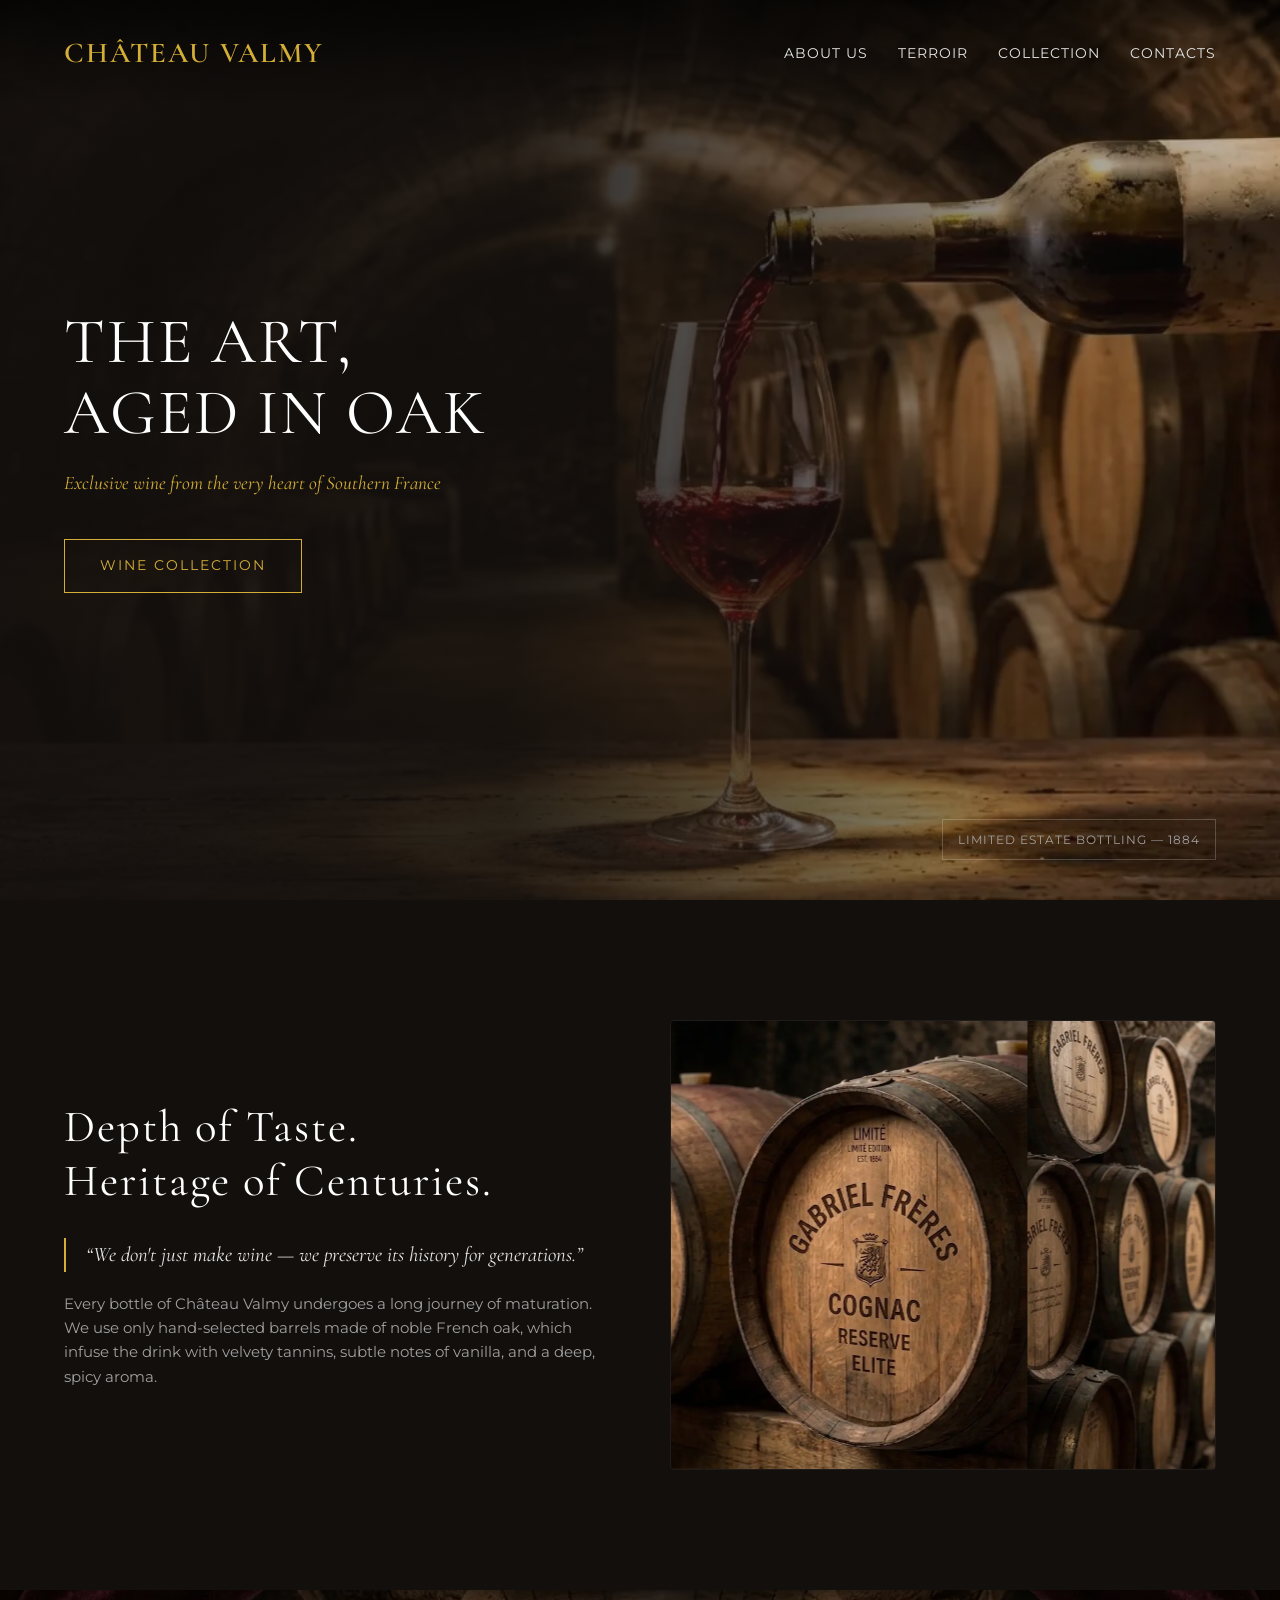
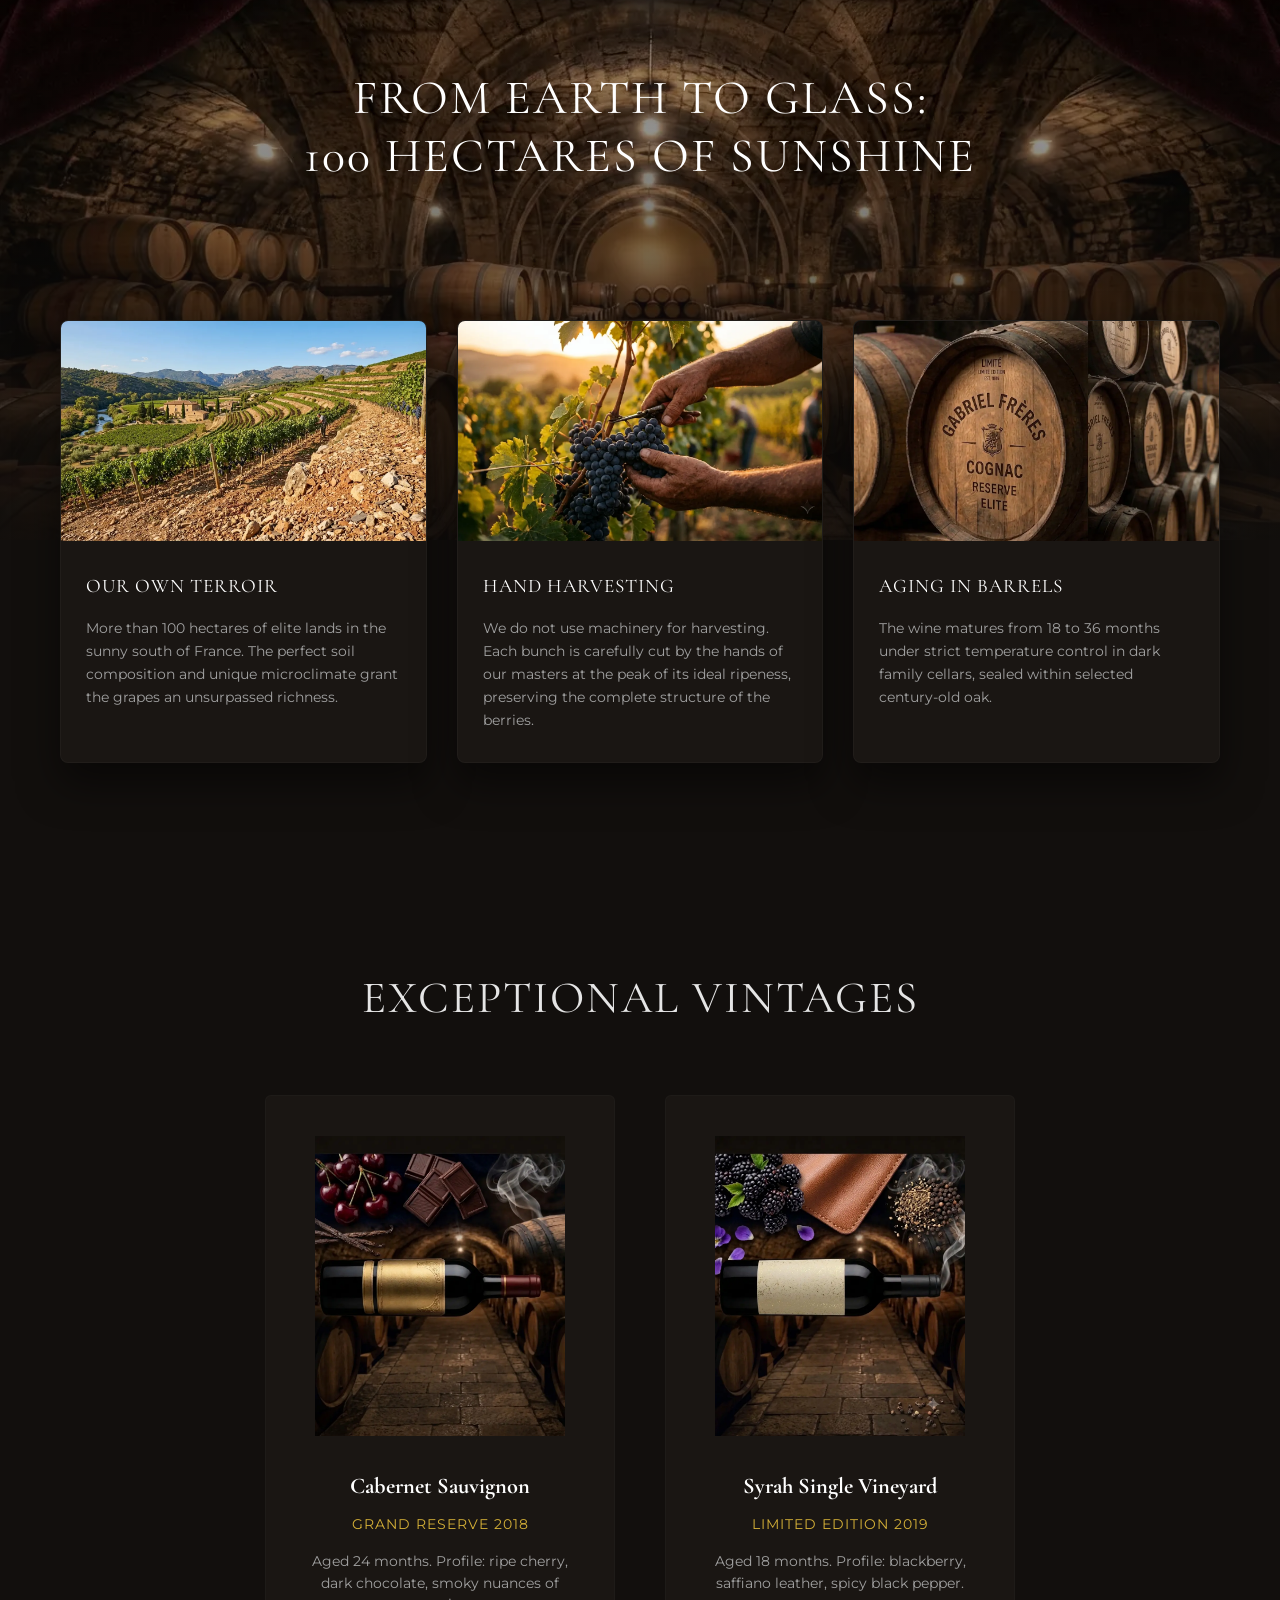
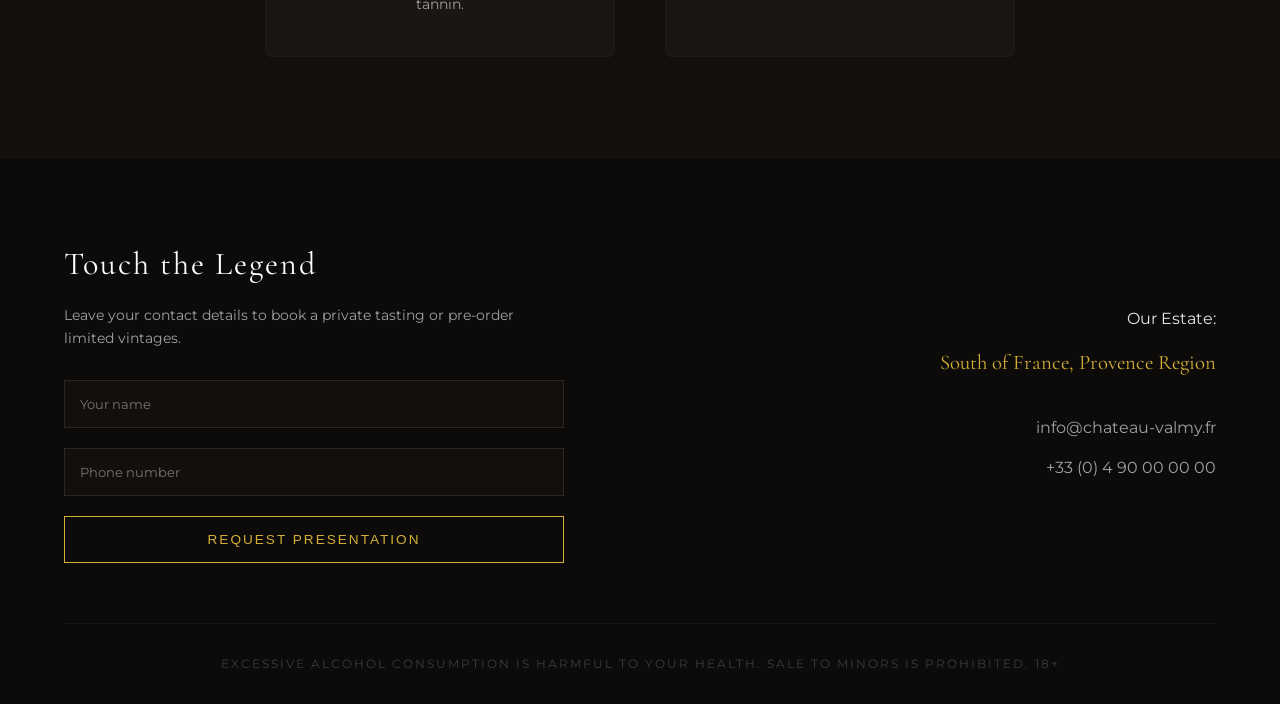
<file: index.html>
<!DOCTYPE html>
<html lang="en">
<head>
    <meta charset="UTF-8">
    <meta name="viewport" content="width=device-width, initial-scale=1.0">
    <meta name="description" content="Elite winemaking: exclusive wine collection, own terroir, and traditions of quality.">
    <title>Château Valmy — Exclusive Wines</title>
    <link rel="preconnect" href="https://fonts.googleapis.com">
    <link rel="preconnect" href="https://fonts.gstatic.com" crossorigin>
    <link href="https://fonts.googleapis.com/css2?family=Cormorant+Garamond:ital,wght@0,400;0,600;1,400&family=Montserrat:wght@300;400;500;600&display=swap" rel="stylesheet">
    <link rel="stylesheet" href="./style.css">
</head>
<body>


<header>
    <a href="#" class="nav-logo">CHÂTEAU VALMY</a>
    <ul class="nav-menu">
        <li><a href="#about">About Us</a></li>
        <li><a href="#terroir">Terroir</a></li>
        <li><a href="#collection">Collection</a></li>
        <li><a href="#contacts">Contacts</a></li>
    </ul>
</header>

<mine>
<section class="hero">

    <div class="hero-content">
        <h1>The Art,<br>Aged in Oak</h1>
        <p>Exclusive wine from the very heart of Southern France</p>
        <a href="#collection" class="btn-gold">Wine Collection</a>
    </div>

    <div class="hero-badge">Limited Estate Bottling — 1884</div>
</section>


<section class="about" id="about">
    <div class="about-text">
        <h2>Depth of Taste.<br>Heritage of Centuries.</h2>
        <blockquote>
            “We don't just make wine — we preserve its history for generations.”
        </blockquote>
        <p>
            Every bottle of Château Valmy undergoes a long journey of maturation. We use only hand-selected barrels made of noble French oak, which infuse the drink with velvety tannins, subtle notes of vanilla, and a deep, spicy aroma.
        </p>
    </div>
    <div class="about-image">
        <img src="barrels.webp" alt="Oak barrels in the cellar">
    </div>
</section>


<section class="terroir-section" id="terroir">
    <div class="terroir-hero">
        <h2>From Earth to Glass:<br>100 Hectares of Sunshine</h2>
    </div>

    <div class="cards-container">

        <div class="info-card">
            <div class="card-image">
                <img src="terroir.webp" alt="Own vineyards">
            </div>
            <div class="card-text">
                <h3>Our Own Terroir</h3>
                <p>More than 100 hectares of elite lands in the sunny south of France. The perfect soil composition and unique microclimate grant the grapes an unsurpassed richness.</p>
            </div>
        </div>


        <div class="info-card">
            <div class="card-image">
                <img src="harvest.webp" alt="Grape harvest">
            </div>
            <div class="card-text">
                <h3>Hand Harvesting</h3>
                <p>We do not use machinery for harvesting. Each bunch is carefully cut by the hands of our masters at the peak of its ideal ripeness, preserving the complete structure of the berries.</p>
            </div>
        </div>


        <div class="info-card">
            <div class="card-image">
                <img src="barrels.webp" alt="Wine aging">
            </div>
            <div class="card-text">
                <h3>Aging in Barrels</h3>
                <p>The wine matures from 18 to 36 months under strict temperature control in dark family cellars, sealed within selected century-old oak.</p>
            </div>
        </div>
    </div>
</section>


<section class="collection" id="collection">
    <h2>Exceptional Vintages</h2>
    <div class="showcase">

        <div class="wine-item">
            <img src="grand_vintage.webp" alt="Wine">
            <h4>Cabernet Sauvignon</h4>
            <div class="wine-meta">Grand Reserve 2018</div>
            <p class="wine-desc">Aged 24 months. Profile: ripe cherry, dark chocolate, smoky nuances of tannin.</p>
        </div>

        <div class="wine-item">
            <img src="single_vineyard.webp" alt="Wine">
            <h4>Syrah Single Vineyard</h4>
            <div class="wine-meta">Limited Edition 2019</div>
            <p class="wine-desc">Aged 18 months. Profile: blackberry, saffiano leather, spicy black pepper.</p>
        </div>

    </div>
</section>
</mine>

<footer id="contacts">
    <div class="footer-container">
        <div class="footer-form">
            <h3>Touch the Legend</h3>
            <p>Leave your contact details to book a private tasting or pre-order limited vintages.</p>
            <form action="#">
                <div class="form-group">
                    <input type="text" placeholder="Your name" required>
                </div>
                <div class="form-group">
                    <input type="tel" placeholder="Phone number" required>
                </div>
                <button type="submit" class="btn-gold" style="cursor: pointer; width: 100%;">Request Presentation</button>
            </form>
        </div>

        <div class="footer-info">
            <p>Our Estate:</p>
            <p class="address">South of France, Provence Region</p>
            <p style="margin-top: 20px; color: var(--text-muted);">info@chateau-valmy.fr</p>
            <p style="color: var(--text-muted);">+33 (0) 4 90 00 00 00</p>
        </div>
    </div>

    <div class="warning-text">
        Excessive alcohol consumption is harmful to your health. Sale to minors is prohibited. 18+
    </div>
</footer>

</body>
</html>
</file>
<file: style.css>
:root {
    --bg-main: #120F0D;
    --bg-card: #1A1613;
    --color-gold: #D4AF37;
    --color-gold-hover: #C5A059;
    --text-light: #E5E5E5;
    --text-muted: #A0A0A0;
    --font-serif: 'Cormorant Garamond', serif;
    --font-sans: 'Montserrat', sans-serif;
}

* {
    box-sizing: border-box;
    margin: 0;
    padding: 0;
}

body {
    background-color: var(--bg-main);
    color: var(--text-light);
    font-family: var(--font-sans);
    line-height: 1.6;
    overflow-x: hidden;
    scroll-behavior: smooth;
}

h1, h2, h3, .nav-logo {
    font-family: var(--font-serif);
    font-weight: 400;
    letter-spacing: 2px;
}

header {
    position: absolute;
    top: 0;
    left: 0;
    width: 100%;
    display: flex;
    justify-content: space-between;
    align-items: center;
    padding: 30px 5%;
    z-index: 10;
    background: linear-gradient(to bottom, rgba(0,0,0,0.7), transparent);
}

.nav-logo {
    color: var(--color-gold);
    font-size: 1.8rem;
    text-decoration: none;
    font-weight: 600;
}

.nav-menu {
    display: flex;
    list-style: none;
    gap: 30px;
}

.nav-menu a {
    color: var(--text-light);
    text-decoration: none;
    font-size: 0.85rem;
    text-transform: uppercase;
    letter-spacing: 1px;
    transition: color 0.3s ease;
}

.nav-menu a:hover {
    color: var(--color-gold);
}

/* 3. ГЛАВНЫЙ ЭКРАН (HERO SECTION) */
.hero {
    height: 100vh;
    background: linear-gradient(to right, rgba(18, 15, 13, 0.9) 40%, rgba(18, 15, 13, 0.2)),
    url('hero-bg.webp') center/cover no-repeat;
    display: flex;
    align-items: center;
    padding: 0 5%;
    position: relative;
}

.hero-content {
    max-width: 650px;
}

.hero-content h1 {
    font-size: 4rem;
    line-height: 1.1;
    margin-bottom: 20px;
    color: #fff;
    text-transform: uppercase;
}

.hero-content p {
    font-size: 1.2rem;
    font-family: var(--font-serif);
    font-style: italic;
    color: var(--color-gold);
    margin-bottom: 40px;
}

.btn-gold {
    display: inline-block;
    padding: 15px 35px;
    border: 1px solid var(--color-gold);
    color: var(--color-gold);
    text-decoration: none;
    text-transform: uppercase;
    font-size: 0.85rem;
    letter-spacing: 2px;
    transition: all 0.4s ease;
    background: transparent;
}

.btn-gold:hover {
    background-color: var(--color-gold);
    color: var(--bg-main);
    box-shadow: 0 0 20px rgba(212, 175, 55, 0.4);
}

.hero-badge {
    position: absolute;
    bottom: 40px;
    right: 5%;
    border: 1px solid rgba(255,255,255,0.2);
    padding: 10px 15px;
    font-size: 0.75rem;
    text-transform: uppercase;
    letter-spacing: 1px;
    color: var(--text-muted);
}


.about {
    padding: 120px 5%;
    display: flex;
    align-items: center;
    gap: 60px;
    max-width: 1400px;
    margin: 0 auto;
}

.about-text {
    flex: 1;
}

.about-text h2 {
    font-size: 2.8rem;
    color: #fff;
    margin-bottom: 30px;
    line-height: 1.2;
}

.about-text blockquote {
    font-family: var(--font-serif);
    font-size: 1.3rem;
    color: var(--text-light);
    border-left: 2px solid var(--color-gold);
    padding-left: 20px;
    margin-bottom: 20px;
    font-style: italic;
}

.about-text p {
    color: var(--text-muted);
    font-size: 0.95rem;
}

.about-image {
    flex: 1;
    display: flex;
    gap: 20px;
}

.about-image img {
    width: 100%;
    height: 450px;
    object-fit: cover;
    border-radius: 4px;
    border: 1px solid rgba(255,255,255,0.05);
}


.terroir-section {
    position: relative;
    background-color: var(--bg-main);
    padding-bottom: 100px;
}

.terroir-hero {
    height: 550px;
    background: linear-gradient(to bottom, rgba(0,0,0,0.3), rgba(18,15,13,0.85)),
    url('vineyard-bg.webp') center/cover no-repeat;
    display: flex;
    align-items: flex-start;
    justify-content: center;
    padding-top: 80px;
}

.terroir-hero h2 {
    color: #ffffff;
    font-size: 3rem;
    text-align: center;
    line-height: 1.2;
    text-transform: uppercase;
    text-shadow: 0 4px 15px rgba(0, 0, 0, 0.6);
}

.cards-container {
    max-width: 1200px;
    margin: 0 auto;
    padding: 0 20px;
    display: flex;
    gap: 30px;
    justify-content: center;
    margin-top: -220px;
    position: relative;
    z-index: 2;
}

.info-card {
    flex: 1;
    background: var(--bg-card);
    border-radius: 8px;
    overflow: hidden;
    box-shadow: 0 20px 40px rgba(0, 0, 0, 0.5);
    border: 1px solid rgba(255, 255, 255, 0.03);
    transition: transform 0.4s ease, box-shadow 0.4s ease, border-color 0.4s ease;
}

.info-card:hover {
    transform: translateY(-12px);
    box-shadow: 0 20px 40px rgba(212, 175, 55, 0.12);
    border-color: rgba(212, 175, 55, 0.25);
}



.card-image {
    height: 220px;
    overflow: hidden;
}

.card-image img {
    width: 100%;
    height: 100%;
    object-fit: cover;
    transition: transform 0.6s ease;
}

.info-card:hover .card-image img {
    transform: scale(1.06);
}

.card-text {
    padding: 30px 25px;
}

.card-text h3 {
    color: #FFF;
    font-size: 1.2rem;
    margin-bottom: 15px;
    text-transform: uppercase;
    letter-spacing: 1px;
}

.card-text p {
    color: var(--text-muted);
    font-size: 0.9rem;
    line-height: 1.6;
}


.collection {
    padding: 100px 5%;
    max-width: 1200px;
    margin: 0 auto;
    text-align: center;
}

.collection h2 {
    font-size: 2.8rem;
    margin-bottom: 60px;
    text-transform: uppercase;
}

.showcase {
    display: flex;
    justify-content: center;
    gap: 50px;
    flex-wrap: wrap;
}

.wine-item {
    background: var(--bg-card);
    padding: 40px 30px;
    border-radius: 6px;
    max-width: 350px;
    border: 1px solid rgba(255,255,255,0.02);
    transition: all 0.3s ease;
}

.wine-item:hover {
    border-color: rgba(212, 175, 55, 0.2);
    background: #1f1b18;
    box-shadow: 0 20px 40px rgba(212, 175, 55, 0.12);
}

.wine-item img {
    height: 300px;
    object-fit: contain;
    margin-bottom: 25px;
    transition: transform 0.4s ease;
}

.wine-item:hover img {
    transform: scale(1.04) translateY(-5px);
}

.wine-item h4 {
    font-family: var(--font-serif);
    font-size: 1.4rem;
    color: #fff;
    margin-bottom: 10px;
}

.wine-item .wine-meta {
    color: var(--color-gold);
    font-size: 0.85rem;
    text-transform: uppercase;
    margin-bottom: 15px;
    letter-spacing: 1px;
}

.wine-item .wine-desc {
    color: var(--text-muted);
    font-size: 0.85rem;
}


footer {
    background: #0d0b0a;
    padding: 80px 5% 30px;
    border-top: 1px solid rgba(255,255,255,0.05);
}

.footer-container {
    max-width: 1200px;
    margin: 0 auto;
    display: flex;
    justify-content: space-between;
    gap: 50px;
    margin-bottom: 60px;
}

.footer-form {
    flex: 1;
    max-width: 500px;
}

.footer-form h3 {
    font-size: 2rem;
    margin-bottom: 15px;
    color: #fff;
}

.footer-form p {
    color: var(--text-muted);
    margin-bottom: 30px;
    font-size: 0.9rem;
}

.form-group {
    margin-bottom: 20px;
}

.form-group input {
    width: 100%;
    padding: 15px;
    background: var(--bg-main);
    border: 1px solid rgba(255,255,255,0.1);
    color: #fff;
    font-family: var(--font-sans);
    outline: none;
    transition: border-color 0.3s ease;
}

.form-group input:focus {
    border-color: var(--color-gold);
}

.footer-info {
    flex: 1;
    display: flex;
    flex-direction: column;
    justify-content: center;
    align-items: flex-end;
    text-align: right;
}

.footer-info p {
    color: var(--text-light);
    margin-bottom: 15px;
    font-size: 1rem;
}

.footer-info .address {
    font-family: var(--font-serif);
    font-size: 1.3rem;
    color: var(--color-gold);
}

.warning-text {
    text-align: center;
    color: rgba(255,255,255,0.2);
    font-size: 0.75rem;
    letter-spacing: 2px;
    margin-top: 40px;
    text-transform: uppercase;
    border-top: 1px solid rgba(255,255,255,0.05);
    padding-top: 30px;
}

@media (max-width: 992px) {
    .about { flex-direction: column; text-align: center; }
    .about-text blockquote { border-left: none; border-top: 1px solid var(--color-gold); padding: 20px 0 0; }
    .footer-container { flex-direction: column; align-items: center; text-align: center; }
    .footer-info { align-items: center; text-align: center; }
}

@media (max-width: 768px) {
    .hero-content h1 { font-size: 2.5rem; }
    .nav-menu { display: none; }
    .terroir-hero h2 { font-size: 2rem; }
    .cards-container { flex-direction: column; margin-top: -80px; gap: 25px; }
    .terroir-hero { height: 400px; }
}


@media (max-width: 548px) {
    .collection h2{
        font-size: 1rem;
    }
}
</file>
